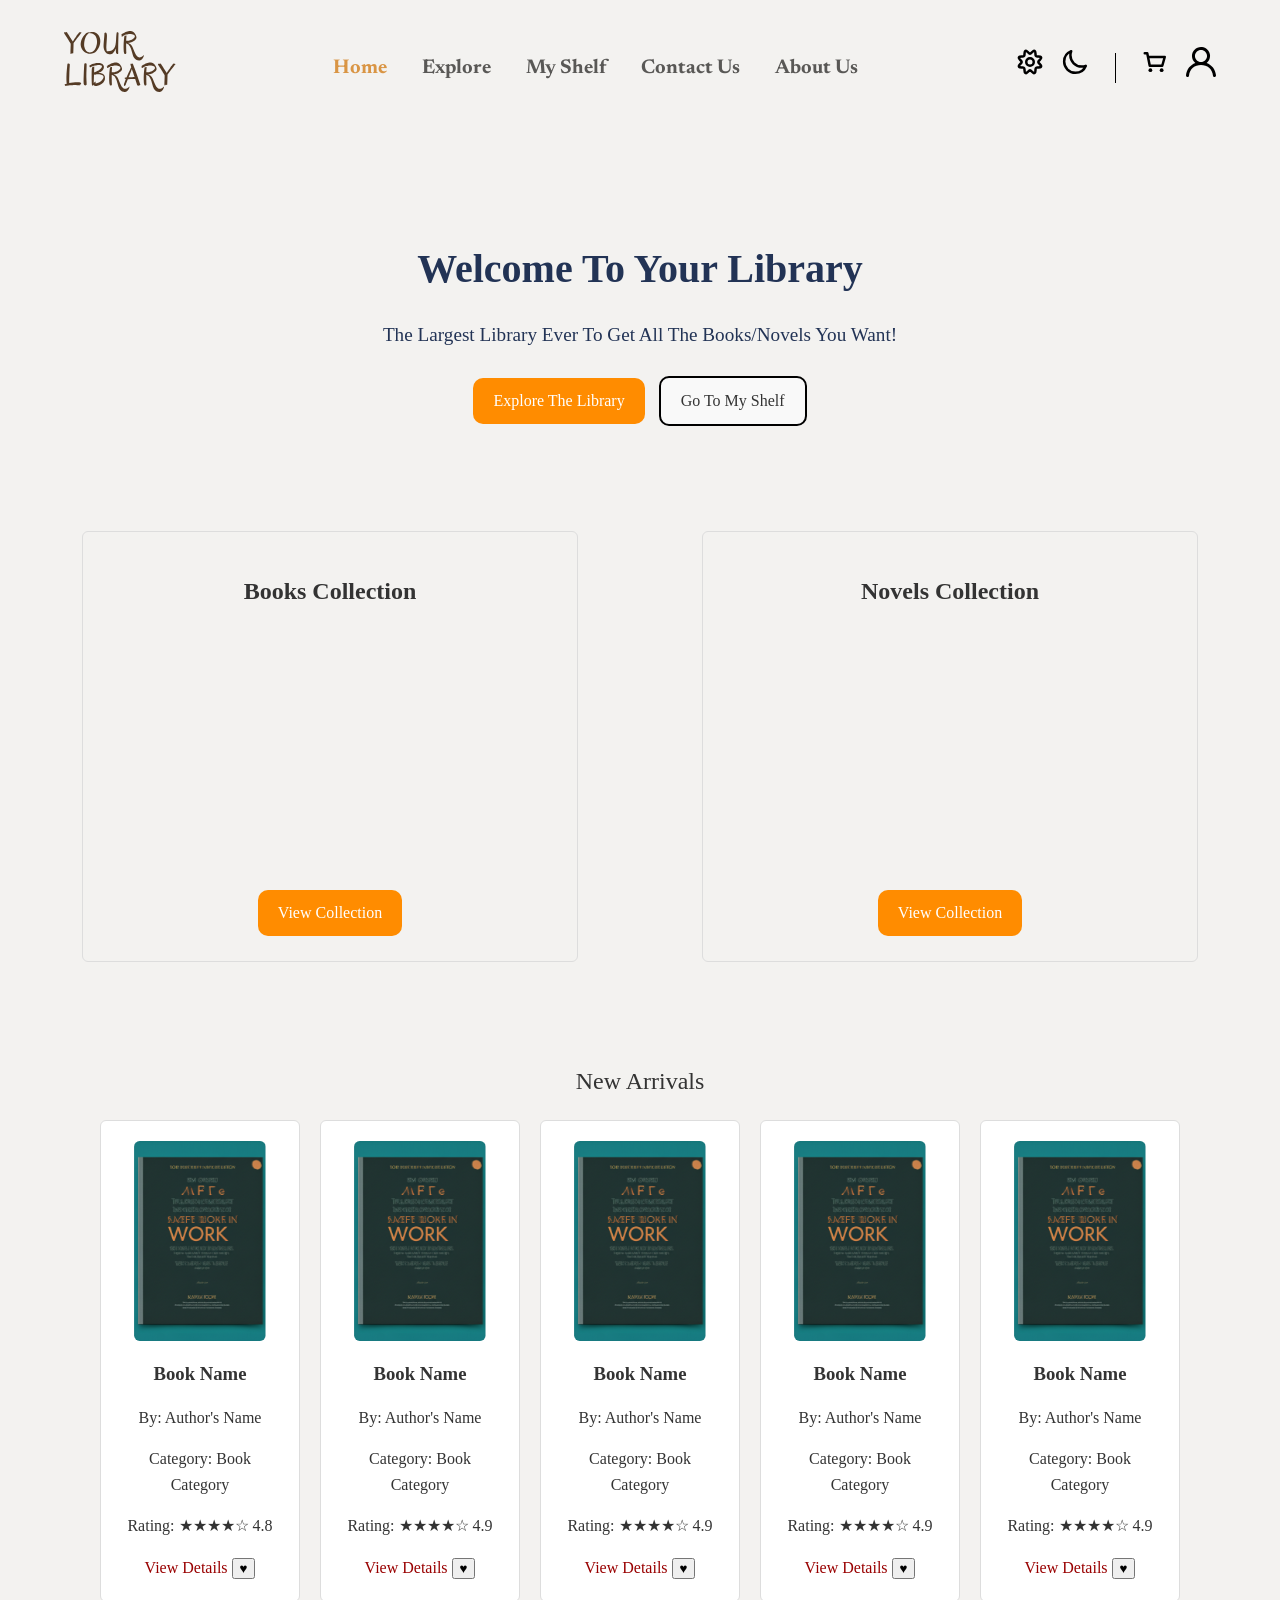
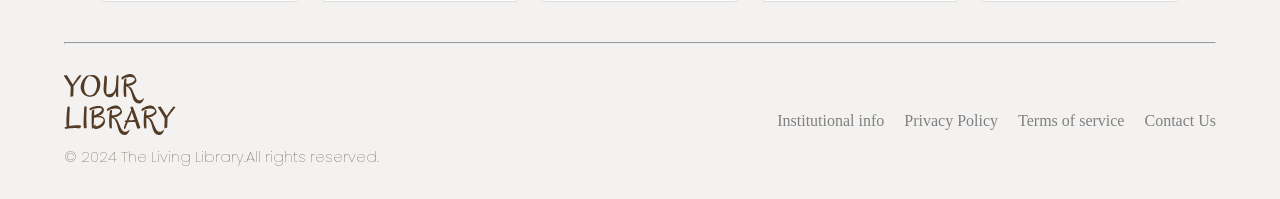
<file: index.html>
<!DOCTYPE html>
<html lang="en">
<head>
    <meta charset="UTF-8">
    <meta name="viewport" content="width=device-width, initial-scale=1.0">
   

    <link rel="stylesheet" href="https://cdnjs.cloudflare.com/ajax/libs/font-awesome/6.5.0/css/all.min.css">
    <link rel="stylesheet" href="style.css">
        <link id="theme-style" rel="stylesheet" href="style.css">

    <title>YourLibrary|Home</title>
</head>
<body>
    <header class="head">
       <div class="logo"><img src="YOUR LIBRARY.svg" alt=""></div>
       <div class="links">
        <a href="#"class="act">Home</a>
        <a href="EZZ/index1.html">Explore</a>
        <a href="El-bara/myshelf.html">My Shelf</a>
        <a href="AD-co/Contact.html">Contact Us</a>
        <a href="">About Us</a>
        </div>
        <div class="search">
                <div class="li">
                    
                   <a href="#" onclick="setTheme('light'); return false;"><img src="sun-alt-svgrepo-com.svg" alt=""></a>
                 <a href="#" onclick="setTheme('dark'); return false;"><img src="moon-svgrepo-com.svg" alt=""></a>
                    </div>
                    <hr>
                <div class="ri">
              <a href="omar/cart.html"><img src="cart-svgrepo-com (2).svg" alt=""></a>
              <a href="Essa/sign-in.html" aria-label="Profile"><img src="profile-1341-svgrepo-com.svg" alt=""></a>
                </div>
        </div>
    </header>
    <main>
        <section class="hero">
    <h1>Welcome To Your Library</h1>
    <p>The Largest Library Ever To Get All The Books/Novels You Want!</p>
    <div class="hero-buttons">
      <a href="#" class="btn">Explore The Library</a>

      <a href="#" class="btn" 
        style="color: #333; 
          background-color: #f9f9f9; 
          border: 2px solid #000; 
          border-radius: 10px; 
          a:hover {background-color: #555555;}
          padding: 8px 12px; 
          text-decoration: none;"
          >Go To My Shelf</a>
    
    </div>
  </section>

<section class="collections">
  <div class="collection">
    <h2>Books Collection</h2>
    <div style="position: relative; padding-bottom: 56.25%; height: 0; overflow: hidden;" class="video-background">
      <iframe width="100%" height="100%" 
              src="https://www.youtube.com/embed/_pfE4FCAYZY?autoplay=1&mute=1&controls=0&showinfo=0&loop=1&playlist=_pfE4FCAYZY"
              title="Books video"
              style="position: absolute; top: 0; left: 0; width: 100%; height: 100%;"
              frameborder="0"
              allow="autoplay; fullscreen"
              allowfullscreen>
      </iframe>
    </div>
    <a href="#" class="btn">View Collection</a>
  </div>

  <div class="collection">
    <h2>Novels Collection</h2>
    <div style="position: relative; padding-bottom: 56.25%; height: 0; overflow: hidden;" class="video-background">
  <iframe src="https://www.youtube.com/embed/ZgmhUR9oV00?autoplay=1&mute=1&controls=0&showinfo=0&loop=1&playlist=ZgmhUR9oV00"
          style="position: absolute; top: 0; left: 0; width: 100%; height: 100%;"
          frameborder="0"
          allow="autoplay; fullscreen"
          allowfullscreen>
  </iframe>
</div>

    <a href="#" class="btn">View Collection</a>
  </div>
</section>


  
 <section class="new-arrivals">
  <h2 style="text-align: center; font-family: lucida; font-weight: 100 ; ">New Arrivals</h2>
  <div class="cards">
    <div class="card">
        <img src="Overlay+Shadow.svg" width="150px" height="200px" alt="Book cover" class="book-img"> <!--Sample Image-->
      <h3>Book Name</h3>
      <p>By: Author's Name</p>
      <p>Category: Book Category</p>
      <p>Rating: ★★★★☆ 4.8</p>
      <a href="#">View Details</a>
       <button class="wishlist-btn">♥</button>
    </div>


    <div class="card">
        <img src="Overlay+Shadow.svg" width="150px" height="200px" alt="Book cover" class="book-img"> <!--Sample Image-->
      <h3>Book Name</h3>
      <p>By: Author's Name</p>
      <p>Category: Book Category</p>
      <p>Rating: ★★★★☆ 4.9</p>
      <a href="#">View Details</a>
       <button class="wishlist-btn">♥</button>
    </div>


    <div class="card">
        <img src="Overlay+Shadow.svg" width="150px" height="200px" alt="Book cover" class="book-img"> <!--Sample Image-->
      <h3>Book Name</h3>
      <p>By: Author's Name</p>
      <p>Category: Book Category</p>
      <p>Rating: ★★★★☆ 4.9</p>
      <a href="#">View Details</a>
       <button class="wishlist-btn">♥</button>
    </div>


    <div class="card">
        <img src="Overlay+Shadow.svg" width="150px" height="200px" alt="Book cover" class="book-img"> <!--Sample Image-->
      <h3>Book Name</h3>
      <p>By: Author's Name</p>
      <p>Category: Book Category</p>
      <p>Rating: ★★★★☆ 4.9</p>
      <a href="#">View Details</a>
       <button class="wishlist-btn">♥</button>
    </div>


    <div class="card">
        <img src="Overlay+Shadow.svg" width="150px" height="200px" alt="Book cover" class="book-img"> <!--Sample Image-->
      <h3>Book Name</h3>
      <p>By: Author's Name</p>
      <p>Category: Book Category</p>
      <p>Rating: ★★★★☆ 4.9</p>
      <a href="#">View Details</a>
       <button class="wishlist-btn">♥</button>
    </div>
  </div>


</section>
    </main>
    <hr class="c">
    <footer class="foot">
        <div class="left">
            <img  src="YOUR LIBRARY.svg" alt="">
            <p>© 2024 The Living Library.All rights reserved.</p>
        </div>
        <div class="right">
            <a href="#">Institutional info</a>
            <a href="#">Privacy Policy</a>
            <a href="#">Terms of service</a>
            <a href="#">Contact Us</a>
        </div>




    </footer>
    <script>
function setTheme(theme) {
    let cssFile = document.getElementById("theme-style");

    if (theme === "light") {
        cssFile.href = "style.css";
    } else {
        cssFile.href = "dark.css";
    }

    /* save user's choice */
    localStorage.setItem("theme", theme);
}

/* load saved theme when page opens */
window.onload = function () {
    let savedTheme = localStorage.getItem("theme");

    if (savedTheme) {
        document.getElementById("theme-style").href = savedTheme === "dark" ? "dark.css" : "style.css";
    }
}
</script>
</body>
</html>
</file>
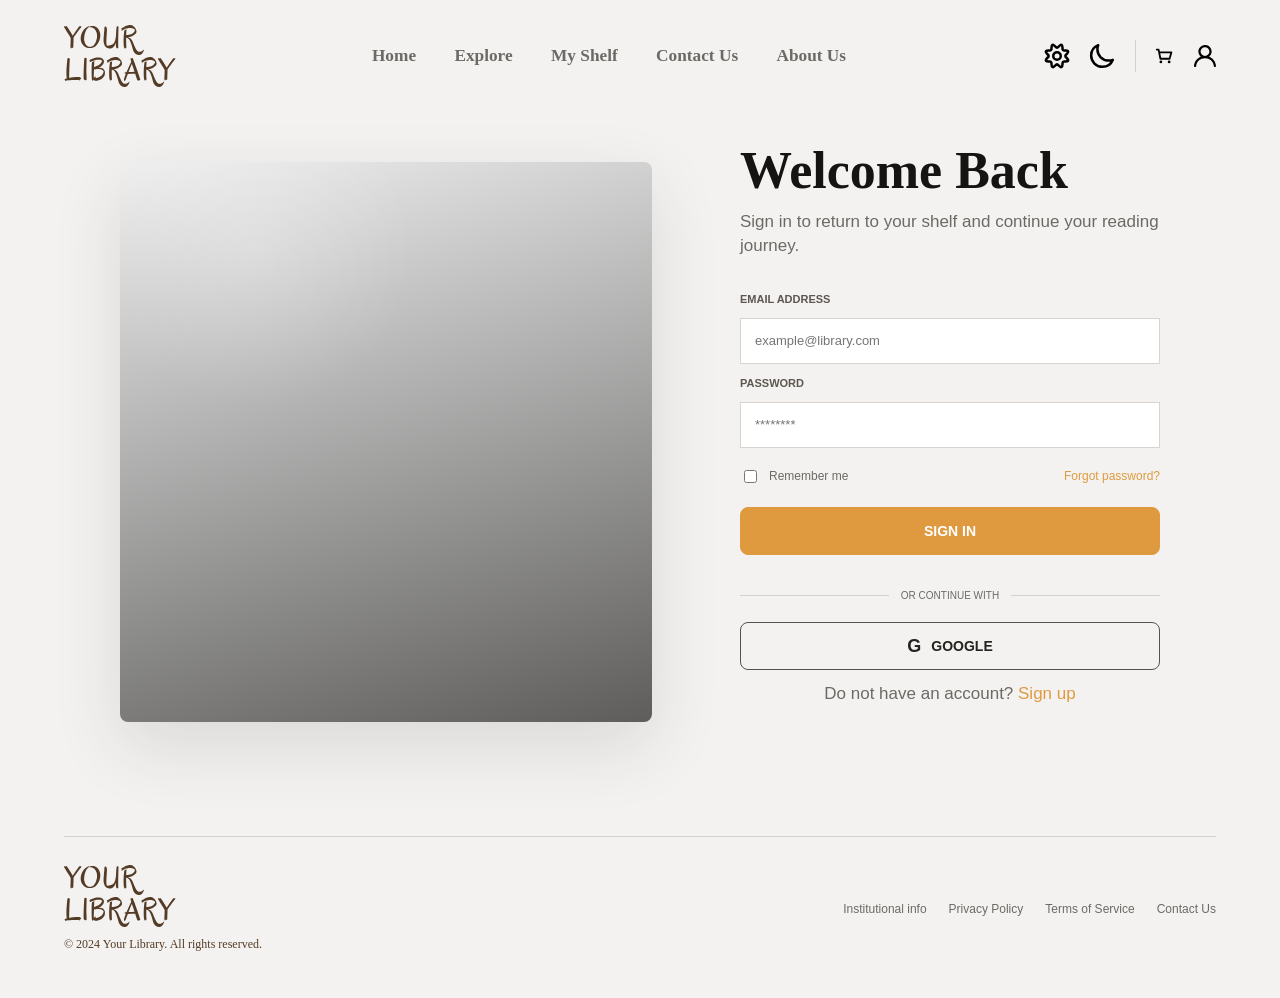
<file: Essa/sign-in.html>
<!DOCTYPE html>
<html lang="en">
<head>
    <meta charset="UTF-8">
    <meta name="viewport" content="width=device-width, initial-scale=1.0">
    <link id="theme-style" rel="stylesheet" href="style.css">
    <title>Sign In | Your Library</title>
</head>
<body class="auth-page">
    <header class="head">
        <a class="logo" href="index.html" aria-label="Your Library home">
            <img src="YOUR LIBRARY.svg" alt="Your Library">
        </a>

        <nav class="links" aria-label="Main navigation">
    <a href="../index.html">Home</a>
    <a href="../EZZ/index1.html">Explore</a>
    <a href="../El-bara/myshelf.html">My Shelf</a>
    <a href="../AD-co/Contact.html">Contact Us</a>
    <a href="#">About Us</a>
        </nav>

        <div class="search">
            <div class="li" aria-label="Theme switcher">
                <button class="theme-btn" type="button" data-theme="light" aria-label="Light theme">
                    <img src="sun-alt-svgrepo-com.svg" alt="">
                </button>
                <button class="theme-btn" type="button" data-theme="dark" aria-label="Dark theme">
                    <img src="moon-svgrepo-com.svg" alt="">
                </button>
            </div>
            <span class="divider" aria-hidden="true"></span>
            <div class="ri">
                <a href="../omar/cart.html" aria-label="Cart"><img src="cart-svgrepo-com (2).svg" alt=""></a>
                <a href="sign-in.html" aria-label="Profile"><img src="profile-1341-svgrepo-com.svg" alt=""></a>
            </div>
        </div>
    </header>

    <main class="auth-main">
        <section class="auth-visual" aria-label="Library preview"></section>

        <section class="auth-panel" aria-labelledby="signin-title">
            <h1 id="signin-title">Welcome Back</h1>
            <p>Sign in to return to your shelf and continue your reading journey.</p>

            <form class="auth-form" action="#" method="post">
                <label for="login-email">Email Address</label>
                <input id="login-email" name="email" type="email" placeholder="example@library.com" autocomplete="email" required>

                <label for="login-password">Password</label>
                <input id="login-password" name="password" type="password" placeholder="********" autocomplete="current-password" required>

                <div class="form-row">
                    <label class="check-row compact" for="remember">
                        <input id="remember" name="remember" type="checkbox">
                        <span>Remember me</span>
                    </label>
                    <a href="#">Forgot password?</a>
                </div>

                <button class="primary-btn auth-submit" type="submit">Sign In</button>

                <div class="or-line"><span>Or continue with</span></div>

                <button class="google-btn" type="button">
                    <span>G</span>
                    Google
                </button>
            </form>

            <p class="auth-switch">Do not have an account? <a href="sign-up.html">Sign up</a></p>
        </section>
    </main>

    <hr class="c">
    <footer class="foot">
        <div class="left">
            <img src="YOUR LIBRARY.svg" alt="Your Library">
            <p>&copy; 2024 Your Library. All rights reserved.</p>
        </div>
        <div class="right">
            <a href="#">Institutional info</a>
            <a href="#">Privacy Policy</a>
            <a href="#">Terms of Service</a>
            <a href="#">Contact Us</a>
        </div>
    </footer>

    <script src="script (1).js"></script>
</body>
</html>
</file>
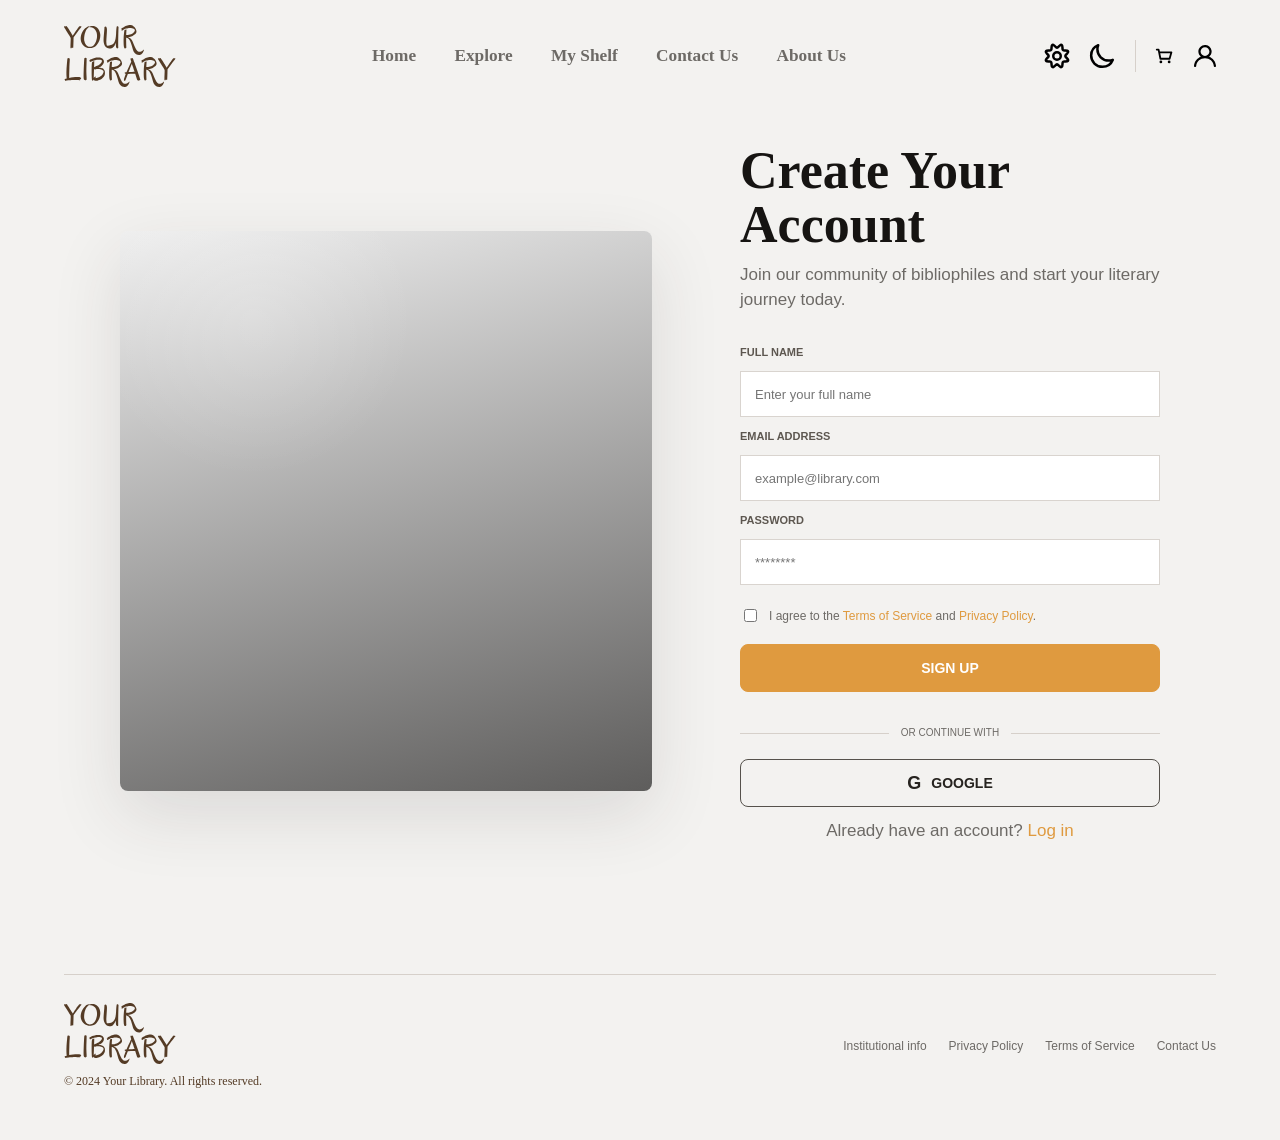
<file: Essa/sign-up.html>
<!DOCTYPE html>
<html lang="en">
<head>
    <meta charset="UTF-8">
    <meta name="viewport" content="width=device-width, initial-scale=1.0">
    <link id="theme-style" rel="stylesheet" href="style.css">
    <title>Create Account | Your Library</title>
</head>
<body class="auth-page">
    <header class="head">
        <a class="logo" href="index.html" aria-label="Your Library home">
            <img src="YOUR LIBRARY.svg" alt="Your Library">
        </a>

        <nav class="links" aria-label="Main navigation">
    <a href="../index.html">Home</a>
    <a href="../EZZ/index1.html">Explore</a>
    <a href="../El-bara/myshelf.html">My Shelf</a>
    <a href="../AD-co/Contact.html">Contact Us</a>
    <a href="#">About Us</a>
        </nav>

        <div class="search">
            <div class="li" aria-label="Theme switcher">
                <button class="theme-btn" type="button" data-theme="light" aria-label="Light theme">
                    <img src="sun-alt-svgrepo-com.svg" alt="">
                </button>
                <button class="theme-btn" type="button" data-theme="dark" aria-label="Dark theme">
                    <img src="moon-svgrepo-com.svg" alt="">
                </button>
            </div>
            <span class="divider" aria-hidden="true"></span>
            <div class="ri">
                <a href="../omar/cart.html" aria-label="Cart"><img src="cart-svgrepo-com (2).svg" alt=""></a>
                <a href="sign-in.html" aria-label="Profile"><img src="profile-1341-svgrepo-com.svg" alt=""></a>
            </div>
        </div>
    </header>

    <main class="auth-main">
        <section class="auth-visual" aria-label="Library preview"></section>

        <section class="auth-panel" aria-labelledby="signup-title">
            <h1 id="signup-title">Create Your Account</h1>
            <p>Join our community of bibliophiles and start your literary journey today.</p>

            <form class="auth-form" action="#" method="post">
                <label for="full-name">Full Name</label>
                <input id="full-name" name="full-name" type="text" placeholder="Enter your full name" autocomplete="name" required>

                <label for="email">Email Address</label>
                <input id="email" name="email" type="email" placeholder="example@library.com" autocomplete="email" required>

                <label for="password">Password</label>
                <input id="password" name="password" type="password" placeholder="********" autocomplete="new-password" required>

                <label class="check-row" for="terms">
                    <input id="terms" name="terms" type="checkbox" required>
                    <span>I agree to the <a href="#">Terms of Service</a> and <a href="#">Privacy Policy</a>.</span>
                </label>

                <button class="primary-btn auth-submit" type="submit">Sign Up</button>

                <div class="or-line"><span>Or continue with</span></div>

                <button class="google-btn" type="button">
                    <span>G</span>
                    Google
                </button>
            </form>

            <p class="auth-switch">Already have an account? <a href="sign-in.html">Log in</a></p>
        </section>
    </main>

    <hr class="c">
    <footer class="foot">
        <div class="left">
            <img src="YOUR LIBRARY.svg" alt="Your Library">
            <p>&copy; 2024 Your Library. All rights reserved.</p>
        </div>
        <div class="right">
            <a href="#">Institutional info</a>
            <a href="#">Privacy Policy</a>
            <a href="#">Terms of Service</a>
            <a href="#">Contact Us</a>
        </div>
    </footer>

    <script src="script (1).js"></script>
</body>
</html>
</file>
<file: style.css>
@import url('https://fonts.googleapis.com/css2?family=Newsreader:ital,opsz,wght@0,6..72,200..800;1,6..72,200..800&family=Poppins:wght@100;200;300;400;500;600;700;800;900&display=swap');
body {
      margin: 0;
      font-family: lucida;
      font-weight: 100;
      line-height: 1.6;
      background-color: #f3f2f0;
      color: #333;
    }

    a {
      text-decoration: none;
      color: #990000;
    }

    .btn {
      display: inline-block;
      padding: 10px 20px;
      margin: 5px;
      background: darkorange;
      color: #fff;
      border-radius: 10px;
    }

    .btn:hover {background-color:#555555}

    nav {
      display: flex;
      justify-content: space-between;
      align-items: center;
    }

    .nav-links {
      list-style: none;
      display: flex;
      gap: 15px;
    }

    .nav-links li a {
      color: #fff;
    }

    .nav-icons span {
      margin-left: 10px;
      font-size: 18px;
      color: #fff;
    }

    .hero {
      text-align: center;
      padding: 60px 20px;
      background: #f3f2f0;
    }

    .hero h1 {
      font-size: 2.5em;
      margin-bottom: 10px;
      color:#223355;
      
    }

    .hero p {
      font-size: 1.2em;
      margin-bottom: 20px;
      color:#223355;
    }

    .collections {
      display: flex;
      justify-content: space-around;
      padding: 40px 20px;
      background: #f3f2f0;
    }


    .collection {
      text-align: center;
      border: 1px solid #ddd;
      padding: 20px;
      border-radius: 6px;
      width: 40%;
      background: #f3f2f0;
    }


  

    .new-arrivals {
      padding: 40px 20px;
    }

    .cards {
      display: flex;
      flex-wrap: wrap;  /*remove this line for 1 row look*/
      gap: 20px;
      justify-content: center;
    }

    .card {
      background: #fff;
      border: 1px solid #ddd;
      border-radius: 6px;
      padding: 20px;
      width: 200px;
      text-align: center;
    }

    .card h3 {
      margin: 10px 0;
    }

  .video-background {
  position: relative;
  width: 100%;
  height: 250px; 
  overflow: hidden;
}

.video-background iframe {
  position: absolute;
  top: 0;
  left: 0;
  width: 100%;
  height: 100%;
  pointer-events: none;
} 
*{
    box-sizing: border-box;
}

body{
    background-color:#f3f2f0;
    margin:0;
    display:flex;
    flex-direction:column;
    width:100%;
    overflow-x:hidden;
}

.head{
    width:100%;
    min-height:136px;
    padding:0 64px;
    display:flex;
    justify-content:space-between;
    align-items:center;
    gap:20px;
    font-size:21px;
    font-family:'Newsreader';
    margin-bottom:8px;
    
}

.logo{
    flex-shrink:0;
    overflow:hidden;
    padding-bottom:20px;
}

.logo img{
    width:112px;
    height:auto;
    padding-top: 20px;
}

.links{
    flex:1;
    display:flex;
    justify-content:center;
    align-items:center;
    gap:35px;
    font-weight:bold;
    font-family:"Newsreader", serif;
    font-size: 20px;
    height: max-content;
}

.links a{
    text-decoration:none;
    color:#595856;
    white-space:nowrap;
}

.links a:hover,
.links a:active{
    color:#D99544;
}

.bu{
    width:1px;
}

.search{
    flex-shrink:0;
    display:flex;
    gap:25px;
    align-items:center;
    color:#434241;
}

.search a{
    text-decoration:none;
}

.search a img{
    width:30px;
}

.li,
.ri{
    display:flex;
    align-items:center;
    gap:15px;
}

.search hr{
    height:30px;
    width:1px;
    background:black;
    border:none;
}
.links .act{
    color: #D99544;
}
main{
    min-height:1400px;
}

.c{
    width:calc(100% - 128px);
    margin:auto;
}

.foot{
    width:100%;
    padding:30px 64px;
    display:flex;
    justify-content:space-between;
    align-items:center;
}

.left{
    display:flex;
    flex-direction:column;
    gap:10px;
}

.left img{
    width:112px;
    height:auto;
}

.left p{
    margin:0;
    color:#543B25;
    font-family:'Poppins';
    font-size:15px;
}

.right{
    display:flex;
    gap:20px;
    flex-wrap:wrap;
}

.right a{
    text-decoration:none;
    color:gray;
}
</file>
<file: Essa/style.css>
@import url('https://fonts.googleapis.com/css2?family=Newsreader:ital,opsz,wght@0,6..72,200..800;1,6..72,200..800&family=Poppins:wght@100;200;300;400;500;600;700;800;900&display=swap');
*{
    box-sizing: border-box;
}

body{
    background-color:#fbf4ec;
    margin:0;
    display:flex;
    flex-direction:column;
    width:100%;
    overflow-x:hidden;
}

.head{
    width:100%;
    min-height:136px;
    padding:0 64px;
    display:flex;
    justify-content:space-between;
    align-items:center;
    gap:20px;
    font-size:21px;
    font-family:'Newsreader';
    margin-bottom:40px;
    
}

.logo{
    flex-shrink:0;
    overflow:hidden;
    padding-bottom:20px;
}

.logo img{
    width:112px;
    height:auto;
    padding-top: 20px;
}

.links{
    flex:1;
    display:flex;
    justify-content:center;
    align-items:center;
    gap:35px;
    font-weight:bold;
    font-family:"Newsreader", serif;
    font-size: 20px;
    height: max-content;
}

.links a{
    text-decoration:none;
    color:#595856;
    white-space:nowrap;
}

.links a:hover,
.links a:active{
    color:#D99544;
}

.bu{
    width:1px;
}

.search{
    flex-shrink:0;
    display:flex;
    gap:25px;
    align-items:center;
    color:#434241;
}

.search a{
    text-decoration:none;
}

.search a img{
    width:30px;
}

.li,
.ri{
    display:flex;
    align-items:center;
    gap:15px;
}

.search hr{
    height:30px;
    width:1px;
    background:black;
    border:none;
}
.links .act{
    color: #D99544;
}
main{
    min-height:2000px;
}

.c{
    width:calc(100% - 128px);
    margin:auto;
}

.foot{
    width:100%;
    padding:30px 64px;
    display:flex;
    justify-content:space-between;
    align-items:center;
}

.left{
    display:flex;
    flex-direction:column;
    gap:10px;
}

.left img{
    width:112px;
    height:auto;
}

.left p{
    margin:0;
    color:#543B25;
    font-family:'Poppins';
    font-size:15px;
}

.right{
    display:flex;
    gap:20px;
    flex-wrap:wrap;
}

.right a{
    text-decoration:none;
    color:gray;
}

@media (max-width:1024px){

    .head{
        padding:25px 30px;
        gap:15px;
    }

    .links{
        gap:20px;
        font-size:18px;
    }

    .search a img{
        width:25px;
    }

    .foot{
        padding:25px 30px;
    }

    .c{
        width:calc(100% - 60px);
    }
}

@media (max-width:768px){

    .head{
        flex-direction:column;
        justify-content:center;
        text-align:center;
        padding:25px 20px;
    }

    .logo{
        padding-bottom:0;
    }

    .links{
        flex-wrap:wrap;
        gap:15px;
        font-size:17px;
    }

    .search{
        gap:15px;
    }

    .foot{
        flex-direction:column;
        text-align:center;
        gap:20px;
    }

    .right{
        justify-content:center;
    }

    .c{
        width:calc(100% - 40px);
    }
}
/* Added auth-light styles */
body.auth-page {
    --bg: #f3f2f0;
    --surface: #ffffff;
    --text: #26231f;
    --heading: #161412;
    --muted: #6d6a66;
    --label: #5d5750;
    --line: #d6d0ca;
    --soft-line: rgba(90, 79, 67, 0.14);
    --accent: #df9a3f;
    --accent-dark: #bb7933;
    --input-bg: #ffffff;
    --input-text: #26231f;
    --input-border: #d9d4cf;
    --button-border: #56524c;
    --toggle-bg: #55514c;
    --glass: rgba(255, 255, 255, 0.6);
    --preview-light: #ebe5de;
    --preview-dark: #b3aba1;
    --auth-visual-top: #efefef;
    --auth-visual-bottom: #5e5d5c;
    --footer-text: #543b25;
    --shadow: 0 24px 70px rgba(49, 45, 40, 0.12);
}

body.auth-page * {
    box-sizing: border-box;
}

body.auth-page {
    scroll-behavior: smooth;
}

body.auth-page {
    min-height: 100vh;
    margin: 0;
    background: var(--bg);
    color: var(--text);
    display: flex;
    flex-direction: column;
    overflow-x: hidden;
    font-family: "Poppins", sans-serif;
}

body.auth-page img {
    display: block;
    max-width: 100%;
}

body.auth-page a {
    color: inherit;
}

body.auth-page .head {
    width: 100%;
    min-height: 112px;
    padding: 24px clamp(20px, 5vw, 64px);
    margin-bottom: 0;
    background: transparent;
    display: flex;
    justify-content: space-between;
    align-items: center;
    gap: 24px;
    font-family: "Newsreader", serif;
}

body.auth-page .logo {
    width: 112px;
    flex: 0 0 auto;
    overflow: visible;
    padding-bottom: 0;
}

body.auth-page .logo img {
    width: 100%;
    height: auto;
    padding-top: 0;
}

body.auth-page .links {
    flex: 1;
    display: flex;
    justify-content: center;
    align-items: center;
    gap: clamp(16px, 3vw, 42px);
    font-size: clamp(15px, 1.35vw, 20px);
    font-weight: 600;
}

body.auth-page .links a {
    text-decoration: none;
    color: var(--muted);
    white-space: nowrap;
    transition: color 0.2s ease;
}

body.auth-page .links a:hover,
body.auth-page .links .act {
    color: var(--accent);
}

body.auth-page .search,
body.auth-page .li,
body.auth-page .ri {
    display: flex;
    align-items: center;
}

body.auth-page .search {
    flex: 0 0 auto;
    gap: 18px;
}

body.auth-page .li {
    gap: 15px;
}

body.auth-page .theme-btn {
    width: 30px;
    height: 30px;
    padding: 0;
    border: 0;
    border-radius: 0;
    background: transparent;
    cursor: pointer;
    display: grid;
    place-items: center;
}

body.auth-page .theme-btn.active {
    background: transparent;
}

body.auth-page .theme-btn img {
    width: 30px;
    height: 30px;
    object-fit: contain;
}

body.auth-page .ri img {
    width: 22px;
    height: 22px;
    object-fit: contain;
}

body.auth-page .ri {
    gap: 18px;
}

body.auth-page .divider {
    width: 1px;
    height: 32px;
    background: var(--line);
}

body.auth-page .home-main {
    width: min(1180px, calc(100% - 40px));
    margin: 0 auto;
    padding: 36px 0 80px;
}

body.auth-page .hero {
    display: grid;
    grid-template-columns: minmax(0, 1.05fr) minmax(320px, 0.95fr);
    align-items: center;
    gap: clamp(32px, 6vw, 80px);
    min-height: 560px;
}

body.auth-page .eyebrow {
    margin: 0 0 14px;
    color: var(--accent);
    font-size: 14px;
    font-weight: 700;
    text-transform: uppercase;
    letter-spacing: 0;
}

body.auth-page .hero h1,
body.auth-page .auth-panel h1 {
    margin: 0;
    font-family: "Newsreader", serif;
    font-weight: 700;
    line-height: 1.03;
    color: var(--heading);
}

body.auth-page .hero h1 {
    max-width: 660px;
    font-size: clamp(48px, 7vw, 92px);
}

body.auth-page .lead {
    max-width: 600px;
    margin: 22px 0 0;
    color: var(--muted);
    font-size: clamp(17px, 1.8vw, 22px);
    line-height: 1.55;
}

body.auth-page .hero-actions {
    display: flex;
    flex-wrap: wrap;
    gap: 14px;
    margin-top: 32px;
}

body.auth-page .primary-btn,
body.auth-page .secondary-btn,
body.auth-page .google-btn {
    min-height: 48px;
    padding: 0 28px;
    border-radius: 8px;
    display: inline-flex;
    align-items: center;
    justify-content: center;
    gap: 10px;
    font-size: 14px;
    font-weight: 700;
    text-transform: uppercase;
    text-decoration: none;
    cursor: pointer;
    transition: transform 0.2s ease, background 0.2s ease, border-color 0.2s ease;
}

body.auth-page .primary-btn {
    border: 1px solid var(--accent);
    background: var(--accent);
    color: #ffffff;
}

body.auth-page .secondary-btn,
body.auth-page .google-btn {
    border: 1px solid var(--button-border);
    background: transparent;
    color: var(--text);
}

body.auth-page .primary-btn:hover,
body.auth-page .secondary-btn:hover,
body.auth-page .google-btn:hover {
    transform: translateY(-1px);
}

body.auth-page .primary-btn:hover {
    background: var(--accent-dark);
    border-color: var(--accent-dark);
}

body.auth-page .book-preview {
    min-height: 470px;
    padding: clamp(22px, 4vw, 40px);
    border-radius: 8px;
    background:
        linear-gradient(145deg, rgba(255, 255, 255, 0.18), transparent 42%),
        linear-gradient(160deg, var(--preview-light), var(--preview-dark));
    box-shadow: var(--shadow);
    display: grid;
    align-content: end;
    gap: 18px;
}

body.auth-page .book-preview article,
body.auth-page .feature-grid article {
    border: 1px solid var(--soft-line);
    background: var(--glass);
    border-radius: 8px;
    padding: 22px;
}

body.auth-page .book-preview span {
    color: var(--accent);
    font-size: 12px;
    font-weight: 700;
    text-transform: uppercase;
}

body.auth-page .book-preview h2,
body.auth-page .feature-grid h2 {
    margin: 8px 0;
    font-family: "Newsreader", serif;
    color: var(--heading);
}

body.auth-page .book-preview p,
body.auth-page .feature-grid p {
    margin: 0;
    color: var(--muted);
    line-height: 1.6;
}

body.auth-page .feature-grid {
    display: grid;
    grid-template-columns: repeat(3, 1fr);
    gap: 18px;
    margin-top: 42px;
}

body.auth-page .auth-main {
    width: min(1040px, calc(100% - 40px));
    min-height: auto;
    margin: 0 auto;
    padding: 32px 0 96px;
    display: grid;
    grid-template-columns: minmax(300px, 1fr) minmax(320px, 420px);
    align-items: center;
    gap: clamp(40px, 8vw, 88px);
}

body.auth-page .auth-visual {
    min-height: 560px;
    border-radius: 8px;
    background:
        radial-gradient(circle at 25% 15%, rgba(255, 255, 255, 0.2), transparent 26%),
        linear-gradient(165deg, var(--auth-visual-top), var(--auth-visual-bottom));
    box-shadow: var(--shadow);
}

body.auth-page .auth-panel h1 {
    font-size: clamp(36px, 5vw, 52px);
}

body.auth-page .auth-panel > p {
    margin: 12px 0 34px;
    color: var(--muted);
    font-size: 17px;
    line-height: 1.45;
}

body.auth-page .auth-form {
    display: flex;
    flex-direction: column;
    gap: 13px;
}

body.auth-page .auth-form label:not(.check-row) {
    color: var(--label);
    font-size: 11px;
    font-weight: 700;
    text-transform: uppercase;
}

body.auth-page .auth-form input[type="text"],
body.auth-page .auth-form input[type="email"],
body.auth-page .auth-form input[type="password"] {
    width: 100%;
    min-height: 46px;
    padding: 0 14px;
    border: 1px solid var(--input-border);
    background: var(--input-bg);
    color: var(--input-text);
    font-family: "Poppins", sans-serif;
    font-size: 13px;
    outline: none;
}

body.auth-page .auth-form input:focus {
    border-color: var(--accent);
    box-shadow: 0 0 0 3px rgba(223, 154, 63, 0.18);
}

body.auth-page .check-row {
    display: flex;
    align-items: center;
    gap: 9px;
    margin: 8px 0 6px;
    color: var(--muted);
    font-size: 12px;
    line-height: 1.5;
}

body.auth-page .check-row.compact {
    margin: 0;
}

body.auth-page .check-row input {
    flex: 0 0 auto;
    accent-color: var(--accent);
}

body.auth-page .check-row a,
body.auth-page .auth-switch a,
body.auth-page .form-row a {
    color: var(--accent);
    text-decoration: none;
}

body.auth-page .auth-submit,
body.auth-page .google-btn {
    width: 100%;
}

body.auth-page .or-line {
    position: relative;
    margin: 22px 0 8px;
    color: var(--muted);
    font-size: 10px;
    text-align: center;
    text-transform: uppercase;
}

body.auth-page .or-line::before {
    content: "";
    position: absolute;
    top: 50%;
    left: 0;
    right: 0;
    height: 1px;
    background: var(--line);
}

body.auth-page .or-line span {
    position: relative;
    padding: 0 12px;
    background: var(--bg);
}

body.auth-page .google-btn {
    min-height: 48px;
}

body.auth-page .google-btn span {
    font-size: 18px;
    line-height: 1;
}

body.auth-page .auth-switch {
    margin: 24px 0 0;
    color: var(--muted);
    font-size: 12px;
    text-align: center;
}

body.auth-page .form-row {
    display: flex;
    align-items: center;
    justify-content: space-between;
    gap: 12px;
    color: var(--muted);
    font-size: 12px;
    margin: 6px 0 8px;
}

body.auth-page .c {
    width: calc(100% - clamp(40px, 10vw, 128px));
    margin: auto auto 0;
    border: 0;
    border-top: 1px solid var(--line);
}

body.auth-page .foot {
    width: 100%;
    padding: 28px clamp(20px, 5vw, 64px);
    background: transparent;
    display: flex;
    justify-content: space-between;
    align-items: center;
    gap: 24px;
}

body.auth-page .left {
    display: flex;
    flex-direction: column;
    gap: 10px;
}

body.auth-page .left img {
    width: 112px;
}

body.auth-page .left p {
    margin: 0;
    color: var(--footer-text);
    font-size: 12px;
}

body.auth-page .right {
    display: flex;
    gap: 22px;
    flex-wrap: wrap;
    justify-content: flex-end;
}

body.auth-page .right a {
    color: var(--muted);
    font-size: 12px;
    text-decoration: none;
}

body.auth-page .popup-backdrop {
    position: fixed;
    inset: 0;
    z-index: 1000;
    padding: 20px;
    background: rgba(20, 18, 16, 0.38);
    display: grid;
    place-items: center;
}

body.auth-page .popup-box {
    width: min(360px, 100%);
    padding: 28px;
    border: 1px solid var(--soft-line);
    border-radius: 8px;
    background: var(--bg);
    box-shadow: var(--shadow);
    text-align: center;
}

body.auth-page .popup-box p {
    margin: 0 0 20px;
    color: var(--text);
    font-size: 16px;
    line-height: 1.5;
}

body.auth-page .popup-btn {
    width: 100%;
}

@media (max-width: 980px) {
    body.auth-page .theme-btn,
    body.auth-page .theme-btn img {
        width: 25px;
        height: 25px;
    }

    body.auth-page .head {
        flex-wrap: wrap;
        justify-content: center;
    }

    body.auth-page .logo {
        order: 1;
    }

    body.auth-page .search {
        order: 2;
        margin-left: auto;
    }

    body.auth-page .links {
        order: 3;
        flex-basis: 100%;
        flex-wrap: wrap;
    }

    body.auth-page .hero,
    body.auth-page .auth-main {
        grid-template-columns: 1fr;
    }

    body.auth-page .hero {
        min-height: auto;
    }

    body.auth-page .auth-main {
        width: min(680px, calc(100% - 40px));
        padding-top: 18px;
    }

    body.auth-page .auth-visual {
        min-height: 340px;
    }

    body.auth-page .feature-grid {
        grid-template-columns: 1fr;
    }
}

@media (max-width: 640px) {
    body.auth-page .head {
        min-height: auto;
        padding: 20px;
        gap: 18px;
    }

    body.auth-page .logo {
        width: 96px;
    }

    body.auth-page .search {
        width: 100%;
        justify-content: center;
        margin-left: 0;
        order: 3;
    }

    body.auth-page .links {
        order: 2;
        gap: 13px 18px;
        font-size: 15px;
    }

    body.auth-page .home-main,
    body.auth-page .auth-main {
        width: min(100% - 28px, 680px);
    }

    body.auth-page .home-main {
        padding-top: 22px;
    }

    body.auth-page .hero h1 {
        font-size: clamp(42px, 14vw, 58px);
    }

    body.auth-page .lead {
        font-size: 16px;
    }

    body.auth-page .hero-actions,
    body.auth-page .form-row {
        flex-direction: column;
        align-items: stretch;
    }

    body.auth-page .primary-btn,
    body.auth-page .secondary-btn {
        width: 100%;
    }

    body.auth-page .book-preview,
    body.auth-page .auth-visual {
        min-height: 300px;
    }

    body.auth-page .auth-panel h1 {
        font-size: 36px;
    }

    body.auth-page .foot {
        flex-direction: column;
        text-align: center;
    }

    body.auth-page .left {
        align-items: center;
    }

    body.auth-page .right {
        justify-content: center;
        gap: 12px 18px;
    }
}
</file>
